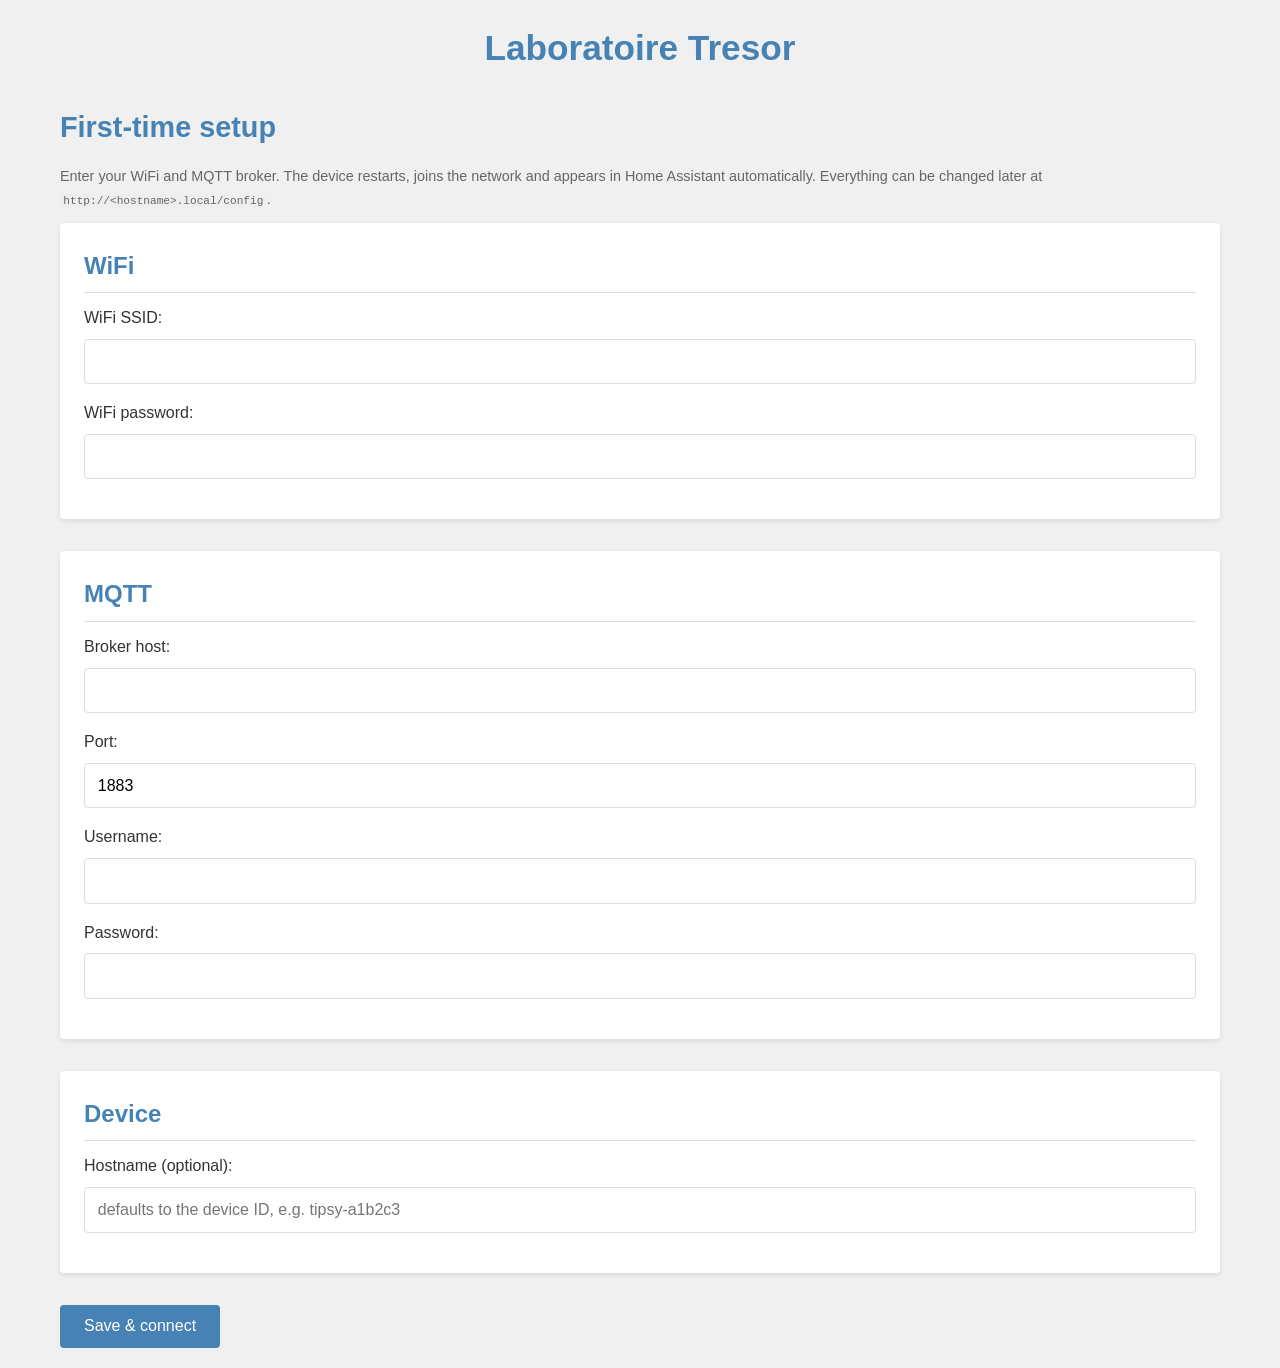
<file: data/config.html>
<!DOCTYPE html>
<html lang="en">
<head>
    <meta charset="UTF-8">
    <meta name="viewport" content="width=device-width, initial-scale=1.0">
    <title>Laboratoire Tresor - Setup</title>
    <link rel="stylesheet" href="style.css">
</head>
<body>
    <div class="container">
        <h1>Laboratoire Tresor</h1>
        <h2>First-time setup</h2>
        <p class="hint">Enter your WiFi and MQTT broker. The device restarts, joins the network and appears in Home Assistant automatically. Everything can be changed later at <code>http://&lt;hostname&gt;.local/config</code>.</p>

        <form id="setup-form" method="post" action="/save-config">
            <div class="form-section">
                <h3>WiFi</h3>
                <div class="form-group">
                    <label for="wifi_ssid">WiFi SSID:</label>
                    <input type="text" id="wifi_ssid" name="wifi_ssid" required>
                </div>
                <div class="form-group">
                    <label for="wifi_password">WiFi password:</label>
                    <input type="password" id="wifi_password" name="wifi_password">
                </div>
            </div>

            <div class="form-section">
                <h3>MQTT</h3>
                <div class="form-group">
                    <label for="mqtt_server">Broker host:</label>
                    <input type="text" id="mqtt_server" name="mqtt_server" required>
                </div>
                <div class="form-group">
                    <label for="mqtt_port">Port:</label>
                    <input type="number" id="mqtt_port" name="mqtt_port" value="1883">
                </div>
                <div class="form-group">
                    <label for="mqtt_user">Username:</label>
                    <input type="text" id="mqtt_user" name="mqtt_user">
                </div>
                <div class="form-group">
                    <label for="mqtt_password">Password:</label>
                    <input type="password" id="mqtt_password" name="mqtt_password">
                </div>
            </div>

            <div class="form-section">
                <h3>Device</h3>
                <div class="form-group">
                    <label for="hostname">Hostname (optional):</label>
                    <input type="text" id="hostname" name="hostname" placeholder="defaults to the device ID, e.g. tipsy-a1b2c3">
                </div>
            </div>

            <button type="submit" class="btn-primary">Save &amp; connect</button>
        </form>

        <div id="status-message" class="hidden"></div>
    </div>

    <script src="script.js"></script>
</body>
</html>
</file>
<file: data/style.css>
/* Base Styles */
:root {
    --primary-color: #4682b4;
    --secondary-color: #87ceeb;
    --accent-color: #ffd700;
    --text-color: #333;
    --light-color: #f5f5f5;
    --dark-color: #333;
    --success-color: #4caf50;
    --warning-color: #ff9800;
    --danger-color: #f44336;
    --border-radius: 4px;
    --shadow: 0 2px 5px rgba(0, 0, 0, 0.1);
}

* {
    margin: 0;
    padding: 0;
    box-sizing: border-box;
}

body {
    font-family: 'Segoe UI', Tahoma, Geneva, Verdana, sans-serif;
    line-height: 1.6;
    color: var(--text-color);
    background-color: #f0f0f0;
}

.container {
    max-width: 1200px;
    margin: 0 auto;
    padding: 20px;
}

/* Typography */
h1, h2, h3, h4 {
    margin-bottom: 0.5em;
    color: var(--primary-color);
}

h1 {
    font-size: 2.2em;
    text-align: center;
    margin-bottom: 0.8em;
}

h2 {
    font-size: 1.8em;
}

h3 {
    font-size: 1.5em;
    border-bottom: 1px solid #ddd;
    padding-bottom: 0.3em;
}

/* Header and Navigation */
header {
    display: flex;
    justify-content: space-between;
    align-items: center;
    margin-bottom: 2em;
    flex-wrap: wrap;
}

.nav-links {
    display: flex;
    gap: 1em;
}

.nav-links a {
    padding: 0.5em 1em;
    text-decoration: none;
    color: var(--primary-color);
    border-radius: var(--border-radius);
    transition: background-color 0.3s;
}

.nav-links a:hover {
    background-color: var(--secondary-color);
    color: white;
}

.nav-links a.active {
    background-color: var(--primary-color);
    color: white;
}

/* Forms */
.form-section {
    background-color: white;
    border-radius: var(--border-radius);
    padding: 1.5em;
    margin-bottom: 2em;
    box-shadow: var(--shadow);
}

.form-group {
    margin-bottom: 1em;
}

label {
    display: block;
    margin-bottom: 0.5em;
    font-weight: 500;
}

input[type="text"],
input[type="password"],
input[type="number"] {
    width: 100%;
    padding: 0.8em;
    border: 1px solid #ddd;
    border-radius: var(--border-radius);
    font-size: 1em;
}

input[type="range"] {
    width: 80%;
    vertical-align: middle;
}

input[type="range"] + span {
    display: inline-block;
    width: 15%;
    text-align: right;
    padding-left: 0.5em;
}

/* Buttons */
button {
    padding: 0.8em 1.5em;
    border: none;
    border-radius: var(--border-radius);
    cursor: pointer;
    font-size: 1em;
    transition: background-color 0.3s;
}

.btn-primary {
    background-color: var(--primary-color);
    color: white;
}

.btn-primary:hover {
    background-color: #3a6d96;
}

.btn-warning {
    background-color: var(--warning-color);
    color: white;
    margin-left: 1em;
}

.btn-warning:hover {
    background-color: #e08800;
}

/* Status Cards */
.status-panel {
    display: grid;
    grid-template-columns: repeat(auto-fit, minmax(300px, 1fr));
    gap: 20px;
    margin-bottom: 2em;
}

.status-card {
    background-color: white;
    border-radius: var(--border-radius);
    padding: 1.5em;
    box-shadow: var(--shadow);
}

.status-grid {
    display: grid;
    grid-template-columns: auto 1fr;
    gap: 0.5em 1em;
    align-items: center;
}

.status-label {
    font-weight: 500;
}

.status-value {
    font-family: monospace;
    padding: 0.3em 0.5em;
    background-color: #f5f5f5;
    border-radius: var(--border-radius);
}

/* Charts */
.chart-container {
    display: grid;
    grid-template-columns: repeat(auto-fit, minmax(400px, 1fr));
    gap: 20px;
    margin-bottom: 2em;
}

.chart-card {
    background-color: white;
    border-radius: var(--border-radius);
    padding: 1.5em;
    box-shadow: var(--shadow);
}

canvas {
    width: 100% !important;
    height: 300px !important;
}

/* Settings Card */
.settings-card {
    background-color: white;
    border-radius: var(--border-radius);
    padding: 1.5em;
    margin-bottom: 2em;
    box-shadow: var(--shadow);
}

.settings-form {
    max-width: 600px;
    margin: 0 auto;
}

/* Status Message */
#status-message {
    padding: 1em;
    margin: 1em 0;
    border-radius: var(--border-radius);
    text-align: center;
}

#status-message.success {
    background-color: #dff0d8;
    color: #3c763d;
    border: 1px solid #d6e9c6;
}

#status-message.error {
    background-color: #f2dede;
    color: #a94442;
    border: 1px solid #ebccd1;
}

.hidden {
    display: none;
}

/* Responsive */
@media screen and (max-width: 768px) {
    header {
        flex-direction: column;
        gap: 1em;
    }
    
    .chart-container {
        grid-template-columns: 1fr;
    }
    
    canvas {
        height: 250px !important;
    }
}
/* 2.0 additions */
.status-value.success { color: var(--success-color); }
.status-value.error   { color: var(--danger-color); }
.status-value.big     { font-size: 1.6em; font-weight: bold; }
.status-grid.tuning   { max-width: 600px; margin: 0 auto 1em; }
.btn-secondary        { background-color: #8a8a8a; color: white; margin-left: 1em; }
.btn-secondary:hover  { background-color: #707070; }
.checkbox-group input[type="checkbox"] { vertical-align: middle; margin-right: 0.5em; }
.checkbox-group label { display: inline; font-weight: normal; }
.hint                 { color: #666; font-size: 0.9em; margin: 0.4em 0 0.8em; }
code                  { background: #eee; padding: 0.1em 0.3em; border-radius: 3px; font-size: 0.95em; }
</file>
